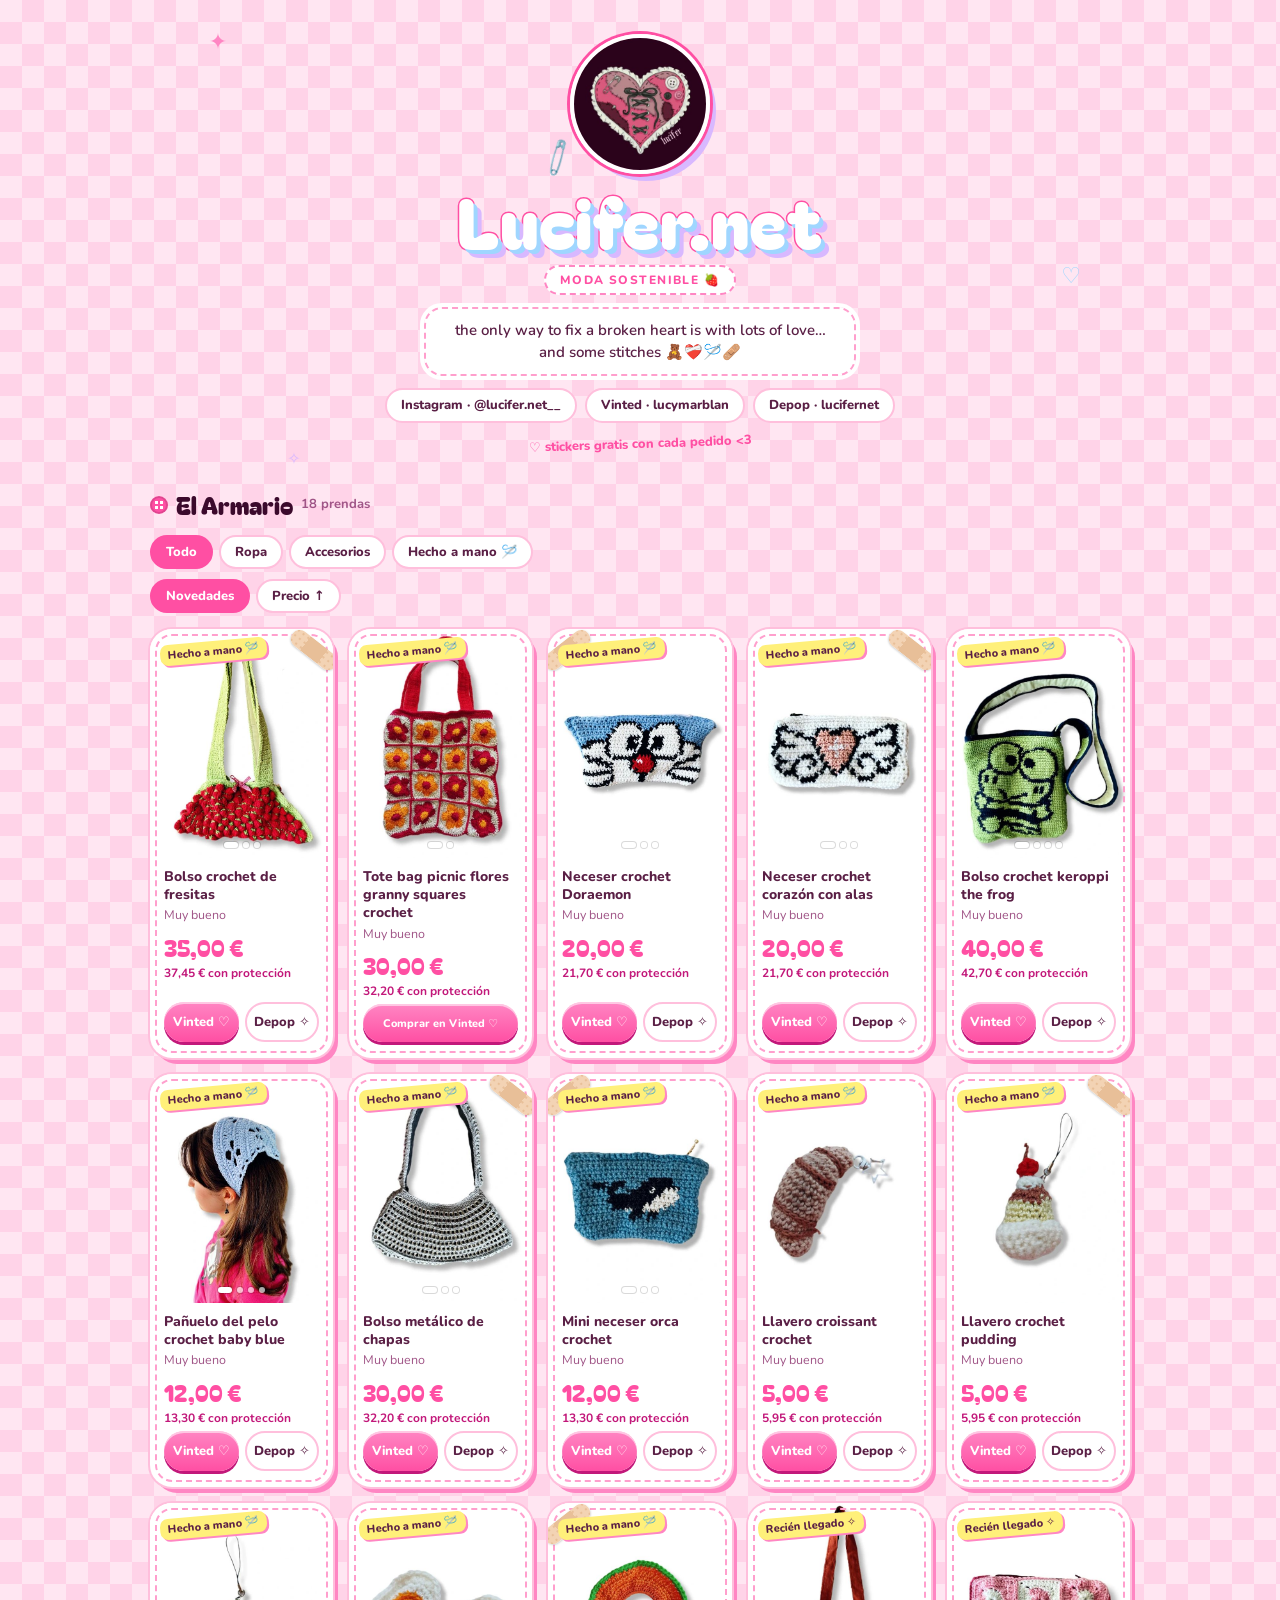
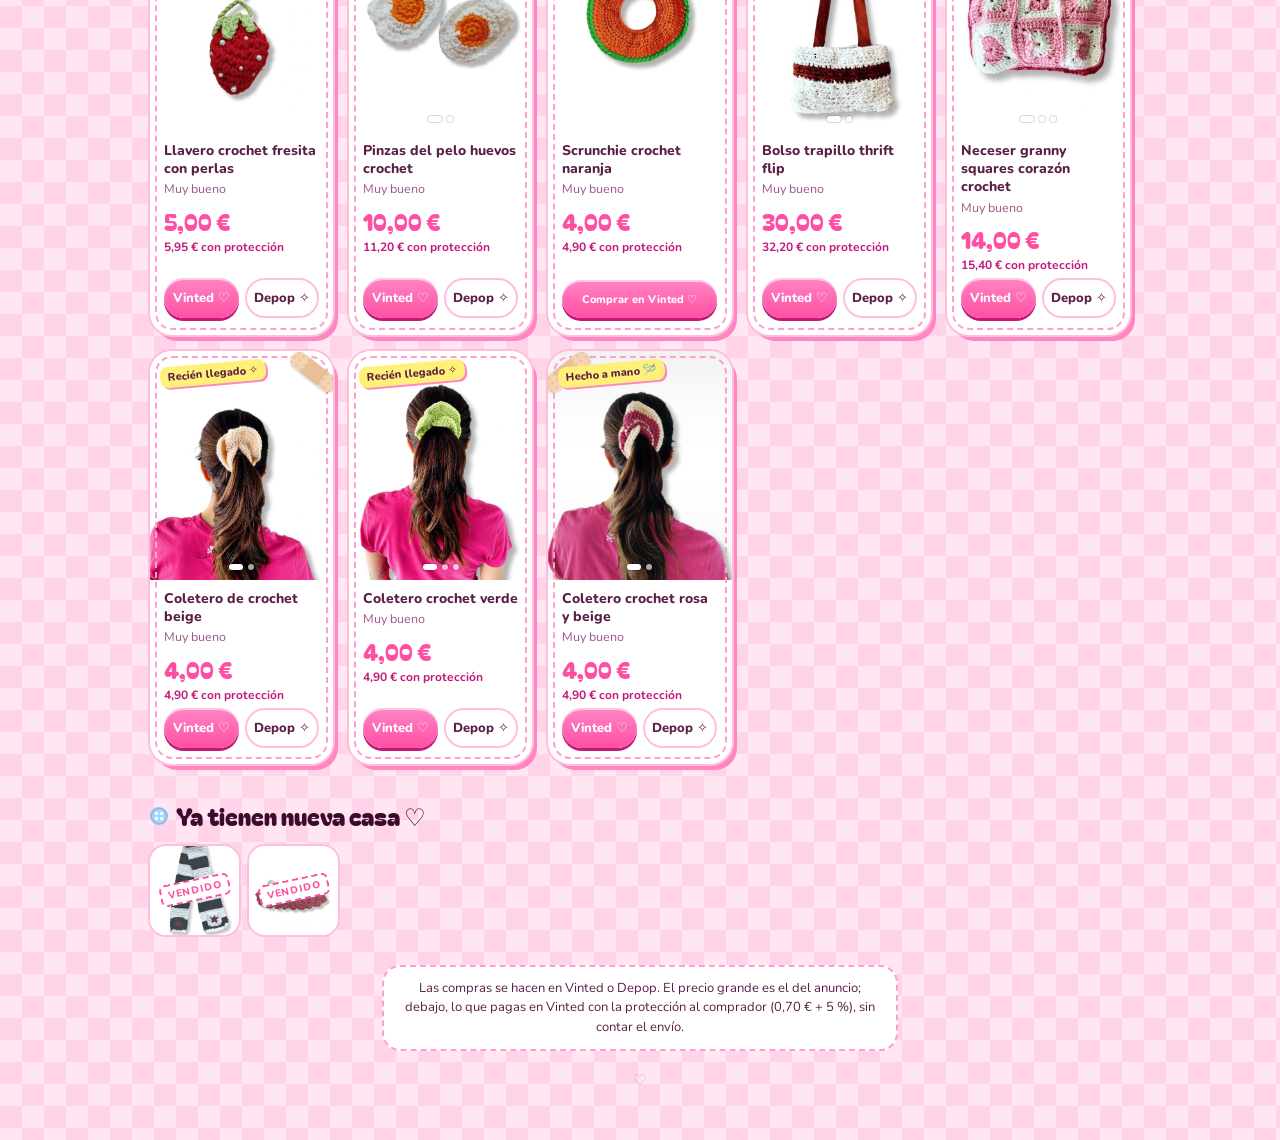
<file: index.html>
<!doctype html>
<html lang="es">
<head>
<meta charset="utf-8">
<meta name="viewport" content="width=device-width,initial-scale=1,viewport-fit=cover">
<title>Lucifer.net</title>
<meta name="description" content="Lucifer.net · moda sostenible. Crochet hecho a mano y thrift flips. Compra en Vinted y Depop.">
<link rel="icon" type="image/png" href="[data-uri]">
<link rel="apple-touch-icon" href="[data-uri]">
<link rel="preconnect" href="https://fonts.googleapis.com">
<link rel="stylesheet" href="https://fonts.googleapis.com/css2?family=Bagel+Fat+One&family=Nunito:wght@500;700;800&display=swap">
<style>:root{color-scheme:light;padding-top:env(safe-area-inset-top,0px);padding-bottom:env(safe-area-inset-bottom,0px)}body{margin:0;font:14px system-ui,-apple-system,sans-serif}img{max-width:100%}[hidden]{display:none!important}</style>
<link rel="stylesheet" href="/styles.css">
</head>
<body>
<div class="wrap">
  <header>
    <span class="spark a" aria-hidden="true">✦</span><span class="spark b" aria-hidden="true">♡</span><span class="spark c" aria-hidden="true">✧</span>
    <img class="logo" src="/img/logo.jpg" alt="Logo de lucifer: corazón de patchwork con corsé y botones">
    <span class="pin" aria-hidden="true">🧷</span>
    <p class="handle">Lucifer.net</p>
    <span class="tag">moda sostenible 🍓</span>
    <p class="sub">the only way to fix a broken heart is with lots of love… and some stitches 🧸❤️‍🩹🪡🩹</p>
    <div class="links">
      <a class="pill" href="https://www.instagram.com/lucifer.net__/" target="_blank" rel="noopener">Instagram · @lucifer.net__</a>
      <a class="pill" href="https://www.vinted.es/member/69403560-lucymarblan" target="_blank" rel="noopener">Vinted · lucymarblan</a>
      <a class="pill" href="https://www.depop.com/lucifernet/" target="_blank" rel="noopener">Depop · lucifernet</a>
    </div>
    <p class="stickers">♡ stickers gratis con cada pedido &lt;3</p>
  </header>

  <h2 class="sec"><span class="button-ico" aria-hidden="true"></span>El Armario <small id="count"></small></h2>
  <div class="bar">
    <div class="chips" role="group" aria-label="Tipo de prenda">
      <button class="chip" data-cat="all" aria-pressed="true">Todo</button>
      <button class="chip" data-cat="Ropa" aria-pressed="false">Ropa</button>
      <button class="chip" data-cat="Accesorios" aria-pressed="false">Accesorios</button>
      <button class="chip" data-cat="hand" aria-pressed="false">Hecho a mano 🪡</button>
    </div>
    <div class="row2">
      <div class="chips" role="group" aria-label="Ordenar y filtrar">
        <button class="chip" data-sort="new" aria-pressed="true">Novedades</button>
        <button class="chip" data-sort="price" aria-pressed="false" id="sortBtn">Precio ↑</button>
        <select class="chip" id="sizeSel" aria-label="Talla"><option value="">Todas las tallas</option></select>
      </div>
    </div>
  </div>
  <div class="grid" id="grid"></div>
  <div class="empty" id="empty" hidden></div>

  <section class="soldsec" id="soldSec" hidden>
    <h2 class="sec"><span class="button-ico" aria-hidden="true" style="--b:var(--sky)"></span>Ya tienen nueva casa ♡</h2>
    <div class="soldgrid" id="soldGrid"></div>
  </section>

  <p class="note">Las compras se hacen en Vinted o Depop. El precio grande es el del anuncio; debajo, lo que pagas en Vinted con la protección al comprador (0,70 € + 5 %), sin contar el envío.</p>
  <p class="foot"><a href="/admin/" id="adminLink" class="heartlink" aria-label="Panel de la tienda">♡</a></p>
</div>
<dialog id="dlg" aria-label="Detalle de la prenda"><div class="sheet" id="sheet"></div></dialog>
<script src="/app.js"></script>
</body>
</html>
</file>
<file: styles.css>
/* Layout: a bubblegum Y2K sticker-book sewn together: gingham ground, stitched patch cards, tiritas and buttons as trims, detail sheet on tap */
:root{
  --bg:#ffe6f2; --check:#ffd3e8; --card:#ffffff; --ink:#5a1f45; --muted:#a05587; --line:#ffbfdc;
  --accent:#ff4fa3; --accent2:#ff86c3; --accent-ink:#ffffff; --sky:#9fd6ff; --lilac:#d8b8ff; --ok:#c2187a;
  --wine:#3b0a2c; --stitch:#ff9fcd; --band:#f3d3b4; --band2:#e8bf98; --lemon:#fff07a;
  --display:"Bagel Fat One","Arial Rounded MT Bold",ui-rounded,system-ui,sans-serif;
  --body:"Nunito",ui-rounded,system-ui,-apple-system,sans-serif;
}
@media (prefers-color-scheme:dark){:root:not([data-theme="light"]){
  --bg:#2a0f24; --check:#33142c; --card:#3a1733; --ink:#ffe3f2; --muted:#f2a3cd; --line:#6b2a5a;
  --accent:#ff5cae; --accent2:#ff9bd0; --accent-ink:#2a0f24; --sky:#7cc3f5; --lilac:#c3a0ff; --ok:#ff9bd0;
  --wine:#ffd1ea; --stitch:#a8417f; --band:#d9b493; --band2:#bf9774; --lemon:#f5e05a; color-scheme:dark}}
:root[data-theme="dark"]{
  --bg:#2a0f24; --check:#33142c; --card:#3a1733; --ink:#ffe3f2; --muted:#f2a3cd; --line:#6b2a5a;
  --accent:#ff5cae; --accent2:#ff9bd0; --accent-ink:#2a0f24; --sky:#7cc3f5; --lilac:#c3a0ff; --ok:#ff9bd0;
  --wine:#ffd1ea; --stitch:#a8417f; --band:#d9b493; --band2:#bf9774; --lemon:#f5e05a; color-scheme:dark}
body{background-color:var(--bg);background-image:repeating-conic-gradient(var(--check) 0 25%,transparent 0 50%);background-size:44px 44px;color:var(--ink);font-family:var(--body);font-size:15px;line-height:1.5}
.wrap{max-width:980px;margin:0 auto;padding-inline:16px;padding-block:20px 48px}

/* header */
header{display:grid;gap:12px;padding-block:14px 26px;justify-items:center;text-align:center;position:relative}
.logo{width:132px;height:132px;border-radius:50%;object-fit:cover;border:4px solid var(--card);box-shadow:0 0 0 3px var(--accent),6px 7px 0 var(--lilac);max-width:100%}
.handle{font-family:var(--display);font-weight:400;font-size:clamp(2.6rem,12vw,4.4rem);line-height:.95;letter-spacing:.01em;margin:0;color:var(--card);
  -webkit-text-stroke:3px var(--accent);paint-order:stroke fill;text-shadow:4px 4px 0 var(--sky),8px 8px 0 var(--lilac);overflow-wrap:anywhere}
.tag{display:inline-flex;align-items:center;gap:6px;background:var(--card);border:2px dashed var(--accent2);border-radius:999px;padding:4px 14px;font-weight:800;font-size:12px;letter-spacing:.12em;text-transform:uppercase;color:var(--accent)}
.sub{color:var(--ink);margin:0;max-width:44ch;background:var(--card);border-radius:18px;padding:10px 16px;font-weight:600;position:relative;border:2px dashed var(--stitch);outline:4px solid var(--card)}
.links{display:flex;flex-wrap:wrap;gap:8px;justify-content:center}
.pill{background:var(--card);color:var(--ink);text-decoration:none;font-weight:800;font-size:13px;border:2px solid var(--line);border-radius:999px;padding:6px 14px}
.pill:hover{border-color:var(--accent);color:var(--accent)}
.stickers{margin:0;font-weight:800;font-size:13px;color:var(--accent);transform:rotate(-2deg)}
.spark{position:absolute;color:var(--accent2);font-size:22px;pointer-events:none}
.spark.a{top:6px;left:6%} .spark.b{top:52%;right:5%;color:var(--sky)} .spark.c{bottom:10px;left:14%;color:var(--lilac);font-size:16px}
.pin{position:absolute;top:118px;left:calc(50% - 98px);font-size:26px;transform:rotate(-30deg);pointer-events:none}

/* sewing trims */
.button-ico{display:inline-block;width:18px;height:18px;border-radius:50%;flex:0 0 auto;
  background:radial-gradient(circle at 36% 36%,var(--card) 0 1.6px,transparent 2px),radial-gradient(circle at 64% 36%,var(--card) 0 1.6px,transparent 2px),radial-gradient(circle at 36% 64%,var(--card) 0 1.6px,transparent 2px),radial-gradient(circle at 64% 64%,var(--card) 0 1.6px,transparent 2px),var(--b,var(--accent));
  box-shadow:inset 0 0 0 2px rgba(0,0,0,.12)}
.sec{display:flex;align-items:center;gap:8px;font-family:var(--display);font-weight:400;font-size:24px;color:var(--wine);margin:6px 0 12px}
.sec small{font-family:var(--body);font-weight:700;font-size:13px;color:var(--muted)}

/* filters */
.bar{display:grid;gap:10px;margin-bottom:16px}
.chips{display:flex;gap:6px;flex-wrap:wrap;align-items:center}
.chip{border:2px solid var(--line);background:var(--card);color:var(--ink);border-radius:999px;padding:6px 14px;font:800 13px var(--body);cursor:pointer;display:inline-flex;align-items:center;gap:6px}
.chip[aria-pressed="true"]{background:var(--accent);color:var(--accent-ink);border-color:var(--accent)}
select.chip{appearance:none;-webkit-appearance:none;padding-right:28px;background-image:linear-gradient(45deg,transparent 50%,var(--accent) 50%),linear-gradient(135deg,var(--accent) 50%,transparent 50%);background-position:calc(100% - 15px) 52%,calc(100% - 10px) 52%;background-size:5px 5px;background-repeat:no-repeat}
.chip:focus-visible,.btn:focus-visible,a:focus-visible,.open:focus-visible{outline:2px solid var(--accent);outline-offset:2px}
.row2{display:flex;justify-content:space-between;align-items:center;gap:8px;flex-wrap:wrap}

/* cards */
.grid{display:grid;grid-template-columns:repeat(auto-fill,minmax(160px,1fr));gap:16px}
.card{background:var(--card);border-radius:22px;overflow:hidden;display:flex;flex-direction:column;min-width:0;position:relative;box-shadow:0 0 0 2px var(--line),5px 6px 0 var(--accent2)}
.card::after{content:"";position:absolute;inset:5px;border:2px dashed var(--stitch);border-radius:17px;pointer-events:none;z-index:2}
.card:nth-child(3n+1)::before,.card:nth-child(5n+3)::before{content:"";position:absolute;z-index:3;top:12px;right:-8px;width:54px;height:18px;border-radius:9px;transform:rotate(38deg);
  background:radial-gradient(circle,var(--band2) 0 1.2px,transparent 1.6px) 0 0/6px 6px,linear-gradient(90deg,var(--band) 0 30%,var(--band2) 30% 70%,var(--band) 70%);box-shadow:0 1px 2px rgba(0,0,0,.18)}
.card:nth-child(5n+3)::before{right:auto;left:-8px;transform:rotate(-38deg)}
.phwrap{position:relative}
.gal{display:flex;overflow-x:auto;scroll-snap-type:x mandatory;scrollbar-width:none;aspect-ratio:4/5;max-width:100%;background:#fff}
.gal::-webkit-scrollbar{display:none}
.gal img{flex:0 0 100%;width:100%;height:100%;object-fit:cover;scroll-snap-align:start;display:block;cursor:zoom-in}
.dots{position:absolute;left:0;right:0;bottom:10px;display:flex;gap:5px;justify-content:center;pointer-events:none}
.dots i{width:6px;height:6px;border-radius:50%;background:rgba(255,255,255,.65);box-shadow:0 0 0 1px rgba(0,0,0,.15)}
.dots i.on{background:#fff;width:14px;border-radius:3px}
.dots{z-index:3}
.dots i{pointer-events:auto;cursor:pointer}
.nav{position:absolute;top:50%;transform:translateY(-50%);z-index:3;width:34px;height:34px;border-radius:50%;border:2px solid var(--line);background:rgba(255,255,255,.88);color:#5a1f45;font:800 22px/1 var(--body);display:flex;align-items:center;justify-content:center;padding:0 0 3px;cursor:pointer;box-shadow:2px 2px 0 var(--accent2)}
.nav.prev{left:8px}.nav.next{right:8px}
.nav:hover{border-color:var(--accent);color:var(--accent)}
.nav:focus-visible{outline:2px solid var(--accent);outline-offset:2px}
.card .nav{opacity:0;transition:opacity .15s}
.card:hover .nav,.card .nav:focus-visible{opacity:1}
@media (hover:none){.card .nav{display:none}}
.stk{position:absolute;z-index:3;top:12px;left:10px;background:var(--lemon);color:#5a1f45;font:800 11px var(--body);border-radius:8px;padding:3px 8px;transform:rotate(-5deg);box-shadow:2px 2px 0 var(--accent2)}
.body{padding:10px 14px 16px;display:flex;flex-direction:column;gap:4px;min-width:0;flex:1}
.body>.btn,.body>.buys{margin-top:auto}
.buys{display:grid;gap:6px;margin-top:6px}
.buys .btn{margin-top:0;min-height:38px;box-sizing:border-box}
.buys.two{grid-template-columns:1fr 1fr}
.buys .btn.one{white-space:nowrap;min-width:0;font-size:clamp(11px,3.4cqi,14px)}
.body{container-type:inline-size}
.buys.two .btn{padding:9px 4px;font-size:13px;white-space:nowrap;min-width:0}
.body>.open{margin-bottom:2px}
.sbody>.btn{margin-top:6px}
.open{all:unset;cursor:pointer;display:grid;gap:2px}
.t{font-weight:800;font-size:14px;line-height:1.3;margin:0;overflow-wrap:anywhere}
.meta{color:var(--muted);font-size:12.5px}
.prices{display:flex;align-items:baseline;gap:8px;flex-wrap:wrap}
.price{font-family:var(--display);font-weight:400;font-size:22px;color:var(--accent);font-variant-numeric:tabular-nums}
.was{color:var(--muted);font-size:13px;text-decoration:line-through;font-variant-numeric:tabular-nums}
.prot{font-size:12px;font-weight:700;color:var(--ok);font-variant-numeric:tabular-nums}
.btn{display:inline-flex;justify-content:center;align-items:center;gap:6px;border:0;border-radius:999px;padding:9px 14px;font:800 14px var(--body);cursor:pointer;text-decoration:none;background:linear-gradient(180deg,var(--accent2),var(--accent));color:var(--accent-ink);margin-top:6px;box-shadow:inset 0 2px 0 rgba(255,255,255,.55),0 3px 0 var(--ok)}
.btn.ghost{background:var(--card);color:var(--ink);border:2px solid var(--line);box-shadow:none}
.btn.small{padding:5px 10px;font-size:12px;margin-top:0}
.own{display:flex;gap:6px;flex-wrap:wrap;margin-top:4px;align-items:center}
.empty{background:var(--card);border-radius:22px;border:2px dashed var(--accent2);padding:28px 18px;text-align:center;color:var(--muted);font-weight:700}

/* sold gallery */
.soldsec{margin-top:34px}
.soldgrid{display:grid;grid-template-columns:repeat(auto-fill,minmax(88px,1fr));gap:10px}
.soldgrid button{all:unset;cursor:pointer;position:relative;aspect-ratio:1;border-radius:16px;overflow:hidden;background:var(--card);box-shadow:0 0 0 2px var(--line)}
.soldgrid button:focus-visible{outline:2px solid var(--accent);outline-offset:2px}
.soldgrid img{width:100%;height:100%;object-fit:cover;filter:saturate(.55);opacity:.8;display:block}
.soldgrid span{position:absolute;left:50%;top:50%;transform:translate(-50%,-50%) rotate(-12deg);background:var(--card);color:var(--accent);font:800 10px var(--body);letter-spacing:.1em;text-transform:uppercase;border:2px dashed var(--accent);border-radius:6px;padding:2px 6px;white-space:nowrap}

.foot{text-align:center;margin:18px 0 0}
.heartlink{all:unset;cursor:pointer;color:var(--muted);opacity:.45;font-size:15px;padding:4px 8px;border-radius:8px}
.heartlink:hover{opacity:.9;color:var(--accent)}
.heartlink:focus-visible{outline:2px solid var(--accent);opacity:1}
.note{margin:30px auto 0;color:var(--ink);font-size:13px;max-width:60ch;background:var(--card);border-radius:18px;padding:12px 16px;border:2px dashed var(--stitch);text-align:center}

/* detail sheet */
dialog{border:0;padding:0;background:transparent;max-width:min(560px,calc(100vw - 24px));width:100%;max-height:calc(100dvh - 24px);color:var(--ink);overflow:visible}
dialog::backdrop{background:rgba(59,10,44,.55)}
.sheet{background:var(--card);border-radius:26px;overflow:auto;max-height:calc(100dvh - 24px);position:relative;box-shadow:0 0 0 3px var(--accent2)}
.sheet .gal{aspect-ratio:1}
.sheet .gal img{cursor:default}
.x{position:absolute;top:12px;right:12px;z-index:4;width:38px;height:38px;border-radius:50%;border:0;background:var(--card);color:var(--ink);font:800 18px var(--body);cursor:pointer;box-shadow:0 0 0 2px var(--line)}
.sbody{padding:16px 20px 22px;display:grid;gap:8px;border-top:2px dashed var(--stitch)}
.sbody h2{font-family:var(--display);font-weight:400;font-size:24px;line-height:1.1;margin:0;color:var(--wine);text-wrap:balance}
.tags{display:flex;gap:6px;flex-wrap:wrap}
.tags span{background:var(--lemon);color:#5a1f45;font:800 11px var(--body);border-radius:8px;padding:3px 8px}
.desc{margin:0;white-space:pre-line}
dl{display:grid;grid-template-columns:auto 1fr;gap:4px 14px;margin:4px 0;font-size:14px}
dt{color:var(--muted);font-weight:700}
dd{margin:0;overflow-wrap:anywhere}

/* editor */
#editor{background:var(--card);border:2px dashed var(--accent2);border-radius:22px;padding:16px;margin-bottom:16px;display:grid;gap:10px}
#editor h2{font-family:var(--display);font-weight:400;font-size:22px;color:var(--accent);margin:0}
.row{display:grid;grid-template-columns:repeat(auto-fit,minmax(140px,1fr));gap:10px}
label{display:grid;gap:4px;font-size:12.5px;color:var(--muted);font-weight:700}
.checks{display:flex;gap:8px 14px;flex-wrap:wrap}
.checks label{display:flex;align-items:center;gap:6px;color:var(--ink)}
input,select,textarea{font:15px var(--body);padding:9px 12px;border-radius:14px;border:2px solid var(--line);background:var(--bg);color:var(--ink);min-width:0}
.checks input{width:18px;height:18px;accent-color:var(--accent)}
textarea{min-height:76px;resize:vertical}
.msg{font-size:13px;color:var(--muted);min-height:1.2em;margin:0}
.thumbs{display:flex;gap:6px;flex-wrap:wrap}
.thumbs img{width:56px;aspect-ratio:4/5;object-fit:cover;border-radius:8px}

@media (prefers-reduced-motion:no-preference){
  .spark{animation:tw 2.4s ease-in-out infinite}.spark.b{animation-delay:.8s}.spark.c{animation-delay:1.6s}
  @keyframes tw{0%,100%{transform:scale(1) rotate(0)}50%{transform:scale(1.35) rotate(20deg)}}
  .card{transition:transform .15s}.card:hover{transform:translateY(-3px) rotate(-.6deg)}
}
</file>
